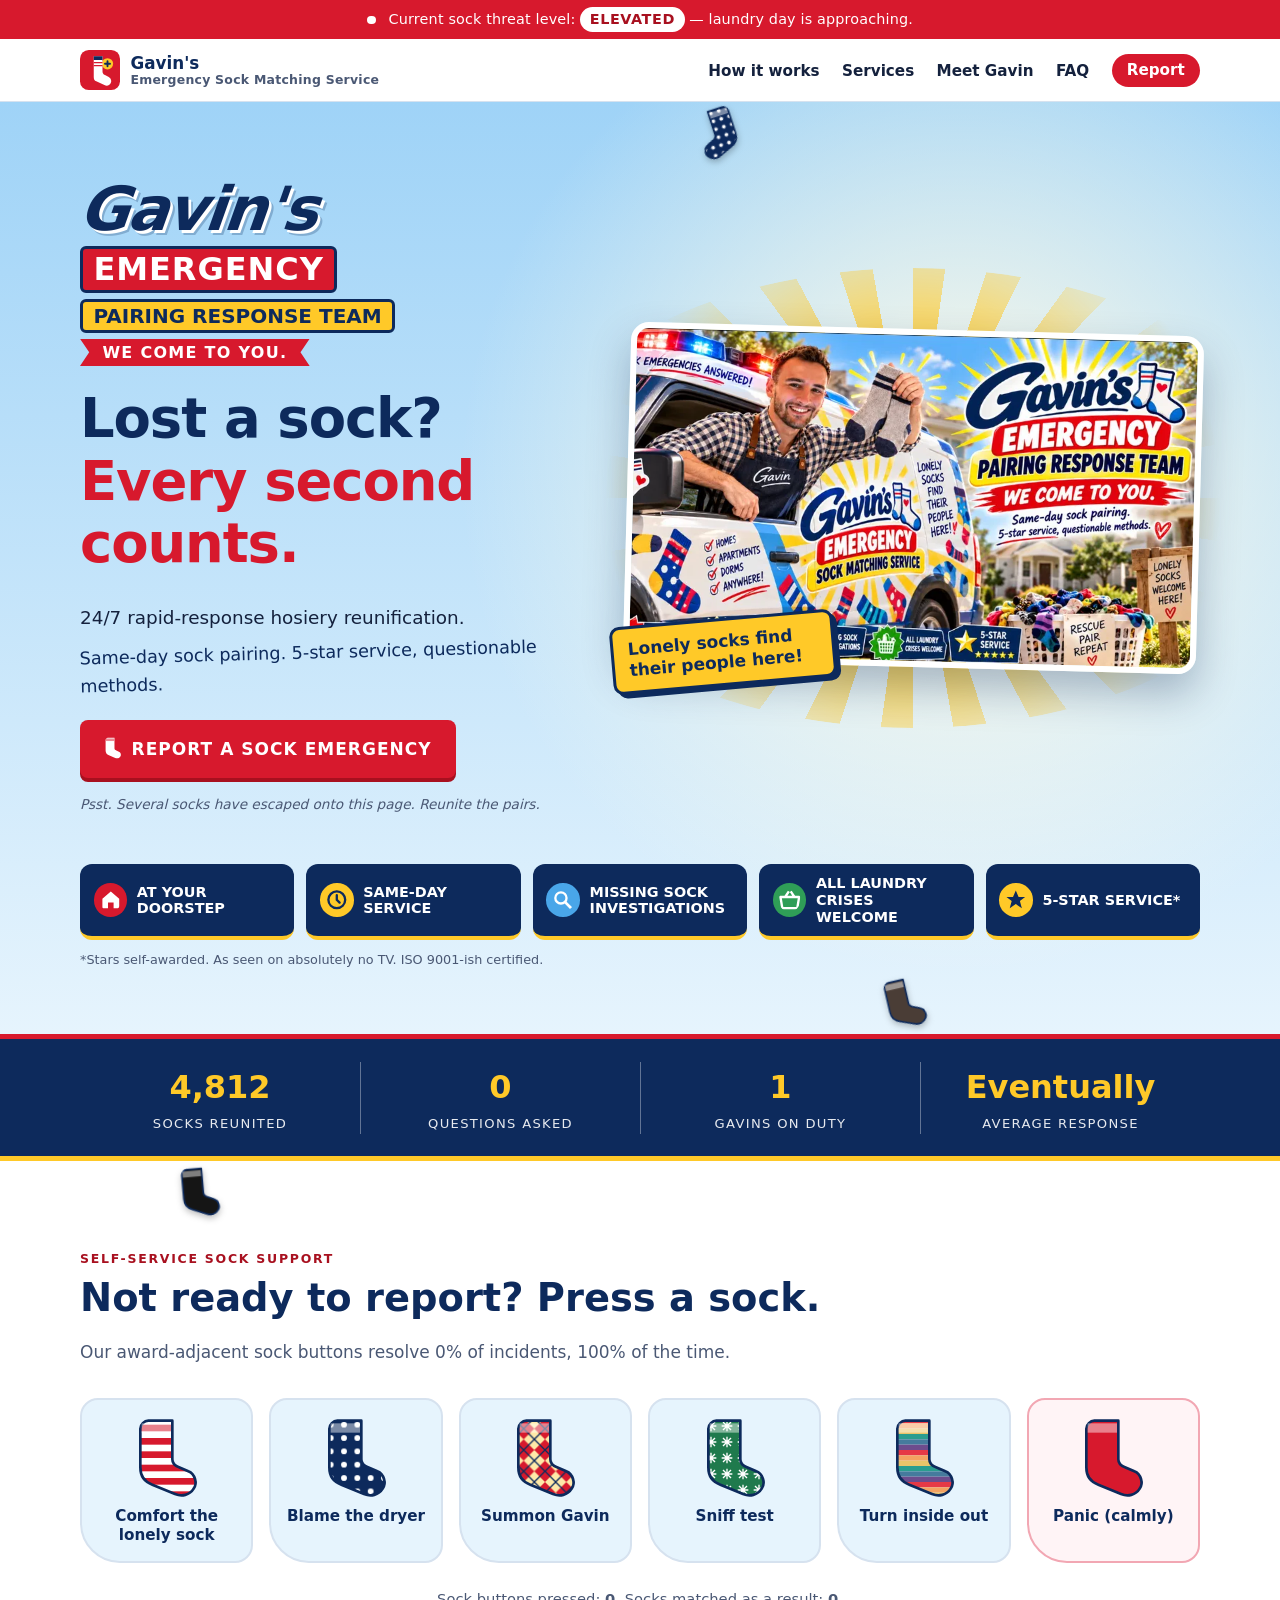
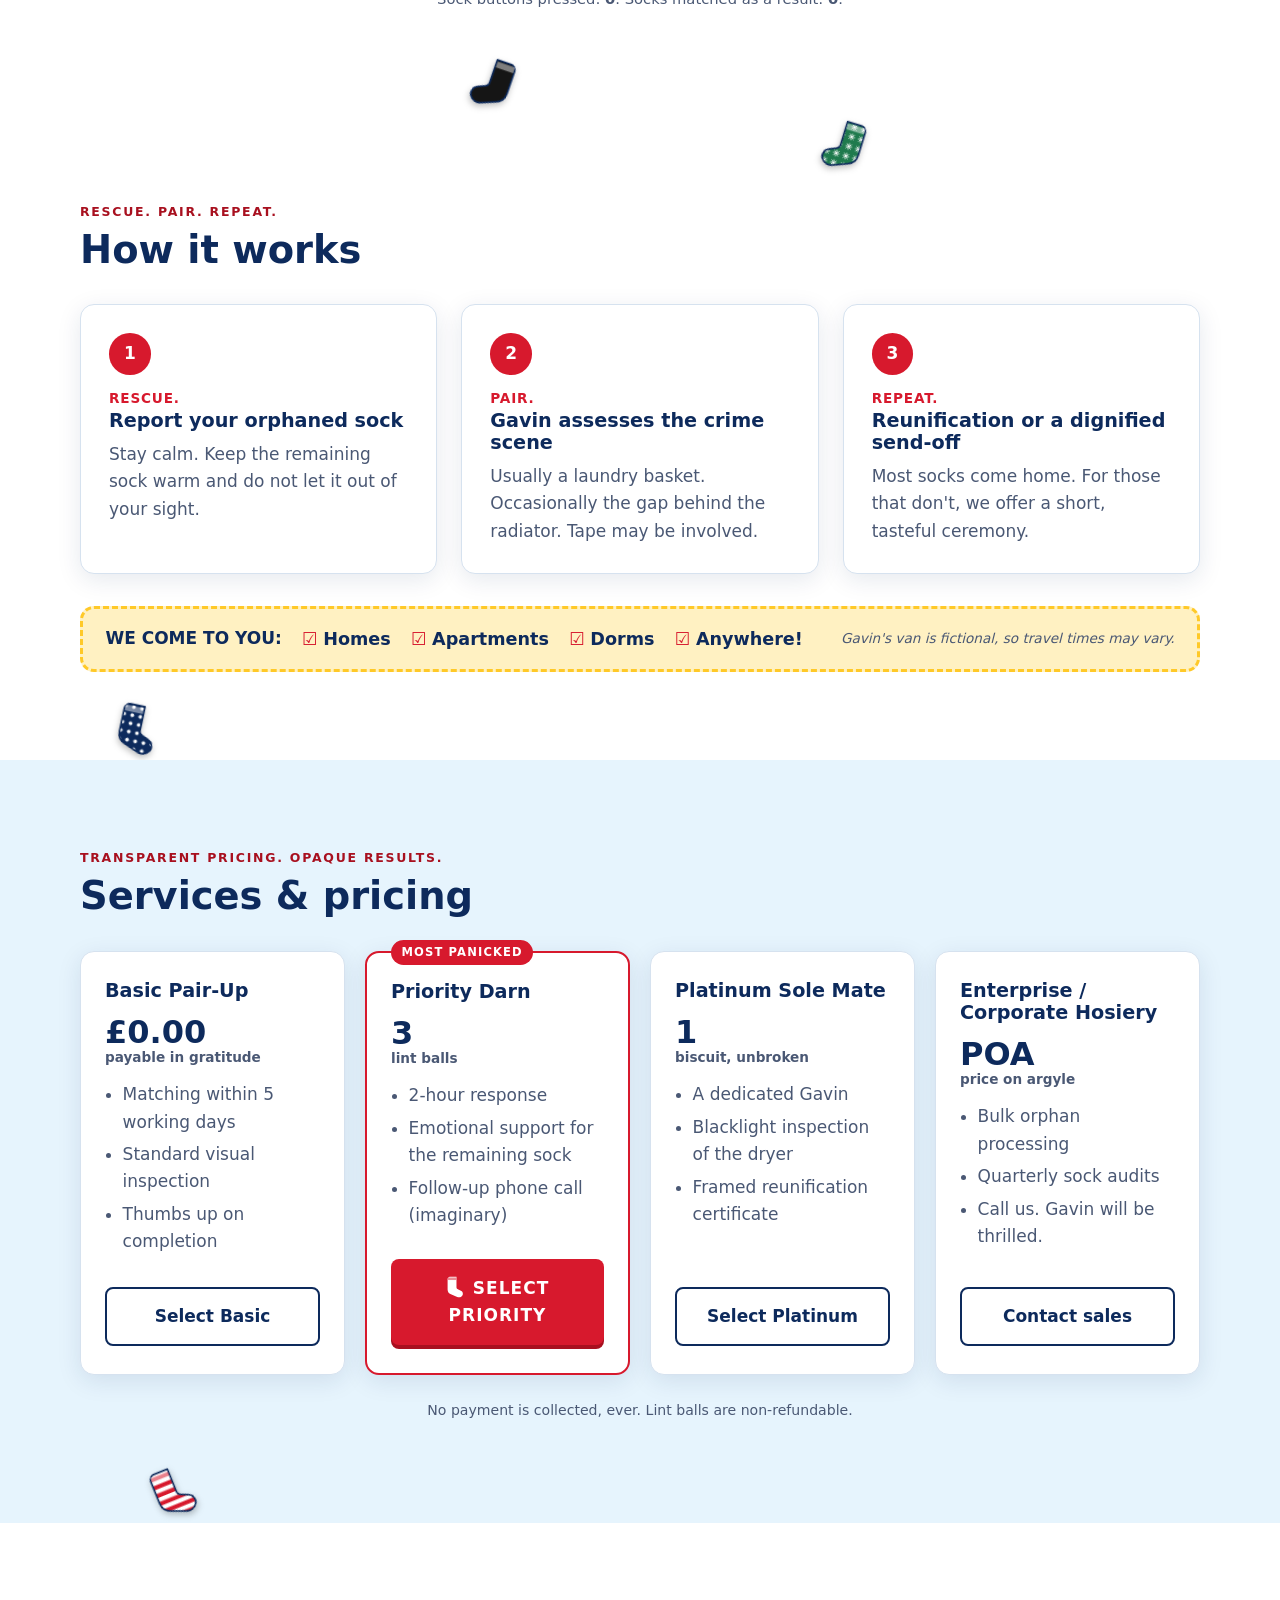
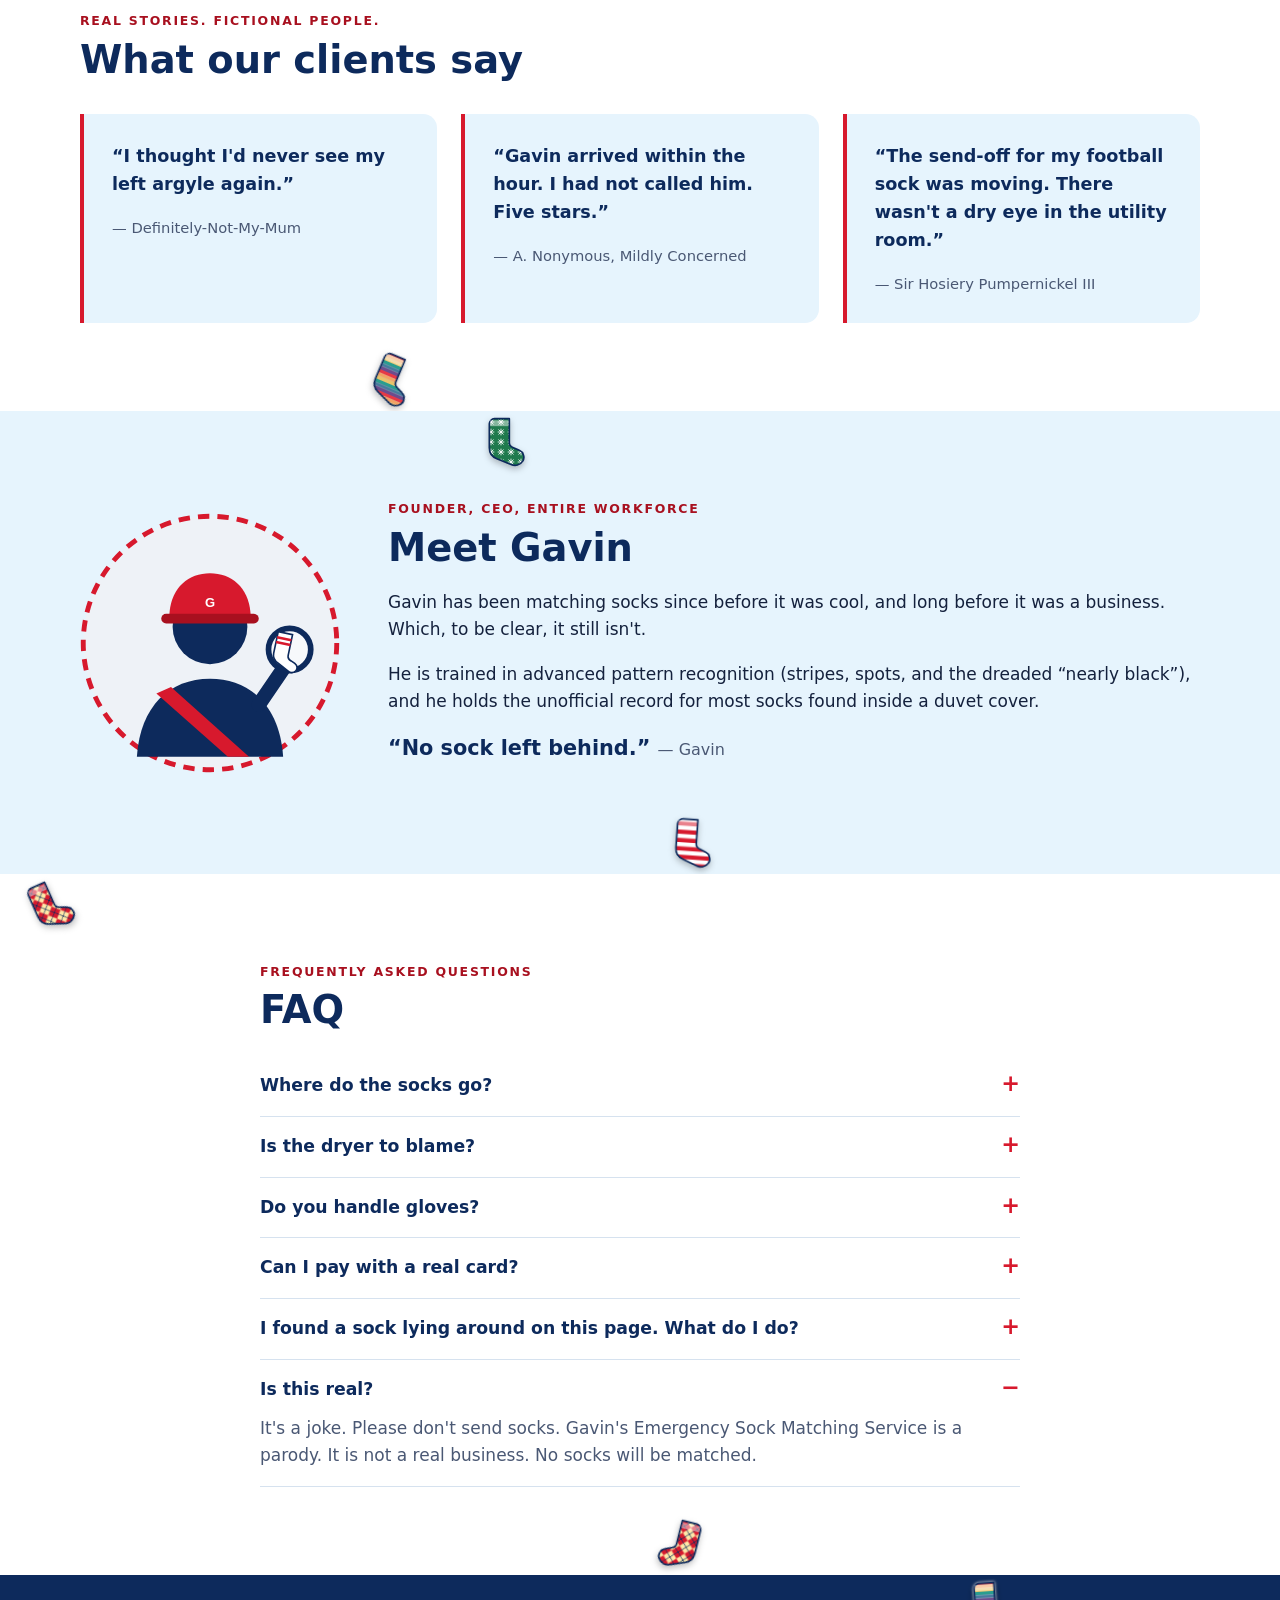
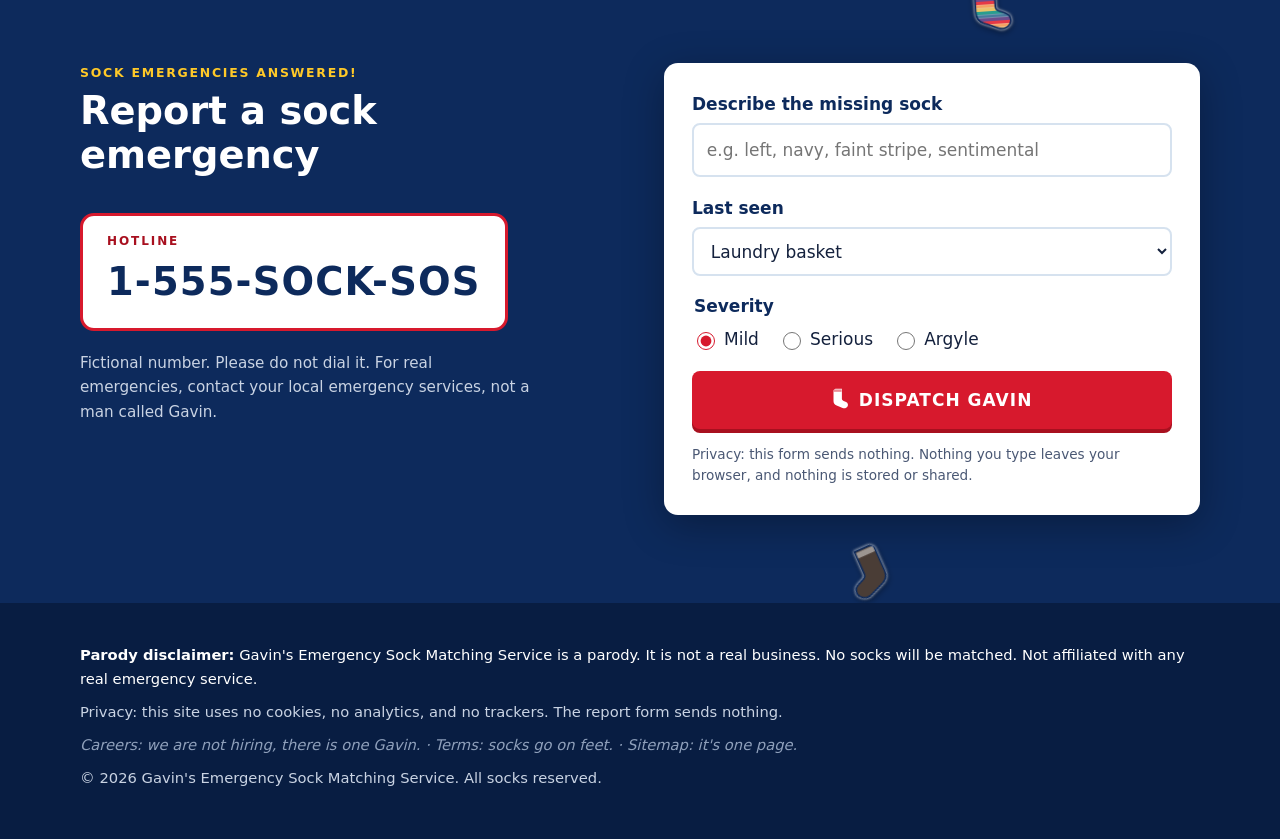
<file: index.html>
<!doctype html>
<html lang="en-GB">
<head>
  <meta charset="utf-8">
  <meta name="viewport" content="width=device-width, initial-scale=1">
  <title>Gavin's Emergency Sock Matching Service — Lost a sock? Every second counts.</title>
  <meta name="description" content="24/7 rapid-response hosiery reunification. Gavin's Emergency Sock Matching Service is a parody. It is not a real business. No socks will be matched.">
  <link rel="canonical" href="https://gavins-emergency-sock-matching-service.com/">
  <meta name="theme-color" content="#0d2a5c">

  <meta property="og:type" content="website">
  <meta property="og:site_name" content="Gavin's Emergency Sock Matching Service">
  <meta property="og:title" content="Lost a sock? Every second counts.">
  <meta property="og:description" content="Gavin's Emergency Sock Matching Service — 24/7 rapid-response hosiery reunification. (A parody. No socks will be matched.)">
  <meta property="og:url" content="https://gavins-emergency-sock-matching-service.com/">
  <meta property="og:image" content="https://gavins-emergency-sock-matching-service.com/images/og-image.jpg">
  <meta property="og:image:width" content="1200">
  <meta property="og:image:height" content="630">
  <meta property="og:image:alt" content="Illustrated advert of Gavin leaning out of a sock-covered van holding a pair of socks, with the slogan We come to you.">
  <meta name="twitter:card" content="summary_large_image">

  <link rel="icon" href="/images/favicon.svg" type="image/svg+xml">
  <link rel="apple-touch-icon" href="/images/apple-touch-icon.png">
  <link rel="stylesheet" href="/styles.css">
  <script src="/script.js" defer></script>
</head>
<body>
  <a class="skip-link" href="#main">Skip to content</a>

  <svg class="svg-defs" width="0" height="0" aria-hidden="true" focusable="false">
    <defs>
      <pattern id="pat-stripes" width="10" height="10" patternUnits="userSpaceOnUse"><rect width="10" height="10" fill="#fff"/><rect y="5" width="10" height="5" fill="#d7192d"/></pattern>
      <pattern id="pat-dots" width="10" height="10" patternUnits="userSpaceOnUse"><rect width="10" height="10" fill="#0d2a5c"/><circle cx="5" cy="5" r="2.2" fill="#fff"/></pattern>
      <pattern id="pat-argyle" width="16" height="16" patternUnits="userSpaceOnUse"><rect width="16" height="16" fill="#ffe9a8"/><path d="M8 0l8 8-8 8-8-8z" fill="#d7192d"/><path d="M0 0l16 16M16 0L0 16" stroke="#0d2a5c" stroke-width="1"/></pattern>
      <pattern id="pat-rainbow" width="10" height="24" patternUnits="userSpaceOnUse"><rect width="10" height="4" fill="#e63946"/><rect y="4" width="10" height="4" fill="#f4a261"/><rect y="8" width="10" height="4" fill="#e9c46a"/><rect y="12" width="10" height="4" fill="#2a9d8f"/><rect y="16" width="10" height="4" fill="#457b9d"/><rect y="20" width="10" height="4" fill="#6d4c8d"/></pattern>
      <pattern id="pat-festive" width="12" height="12" patternUnits="userSpaceOnUse"><rect width="12" height="12" fill="#1f7a4d"/><path d="M6 2v8M2 6h8M3 3l6 6M9 3l-6 6" stroke="#fff" stroke-width="1"/></pattern>
      <g id="sock-shape">
        <path d="M10 2H28V31C28 34 30 36 33 37L40 40C45 42 47 49 44 53C41 58 35 59 30 57L13 50C7 48 4 43 4 37V8C4 5 7 2 10 2Z" stroke="#0d2a5c" stroke-width="2" stroke-linejoin="round"/>
        <path d="M5 4H27V11H5Z" fill="#fff" fill-opacity=".45"/>
      </g>
    </defs>
  </svg>

  <div class="alert-bar" role="note">
    <span class="alert-dot" aria-hidden="true"></span>
    Current sock threat level:
    <button class="threat-btn" type="button" id="threat-btn" aria-describedby="threat-desc">ELEVATED</button>
    <span id="threat-desc">— laundry day is approaching.</span>
  </div>

  <header class="site-header">
    <div class="container header-inner">
      <a class="brand" href="/" aria-label="Gavin's Emergency Sock Matching Service, home">
        <img src="/images/logo.svg" alt="" width="40" height="40">
        <span class="brand-text">Gavin's <span>Emergency Sock Matching Service</span></span>
      </a>
      <nav aria-label="Main">
        <ul class="nav-list">
          <li><a href="#how">How it works</a></li>
          <li><a href="#services">Services</a></li>
          <li><a href="#gavin">Meet Gavin</a></li>
          <li><a href="#faq">FAQ</a></li>
          <li><a class="nav-cta" href="#hotline">Report</a></li>
        </ul>
      </nav>
    </div>
  </header>

  <main id="main">
    <section class="hero" aria-labelledby="hero-title">
      <div class="container hero-inner">
        <div class="hero-copy">
          <p class="lockup">
            <span class="lockup-name">Gavin's</span>
            <span class="lockup-red">Emergency</span>
            <span class="lockup-yellow">Pairing Response Team</span>
            <span class="lockup-ribbon">We come to you.</span>
          </p>
          <h1 id="hero-title">Lost a sock? <span>Every second counts.</span></h1>
          <p class="lede">24/7 rapid-response hosiery reunification. <span class="scribble">Same-day sock pairing. 5-star service, questionable methods.</span></p>
          <a class="btn btn-emergency" href="#hotline">Report a sock emergency</a>
          <p class="hero-hint">Psst. Several socks have escaped onto this page. Reunite the pairs.</p>
        </div>
        <figure class="hero-photo">
          <div class="sunburst" aria-hidden="true"></div>
          <picture>
            <source type="image/webp" srcset="/images/gavin-van-800.webp 800w, /images/gavin-van.webp 1400w" sizes="(max-width: 760px) 92vw, 600px">
            <img src="/images/gavin-van.jpg" width="1200" height="698" fetchpriority="high"
              alt="Illustrated advert: Gavin leans out of a sock-covered emergency van, grinning and holding up a pair of grey socks. Beside him, a laundry basket overflows with socks under a sign reading Lonely socks welcome here.">
          </picture>
          <figcaption class="sticker">Lonely socks find their people here!</figcaption>
        </figure>
      </div>
      <div class="container">
        <ul class="badges" aria-label="Service promises">
          <li><svg viewBox="0 0 24 24" aria-hidden="true"><path d="M3 11l9-8 9 8v10h-6v-6H9v6H3z"/></svg>At your doorstep</li>
          <li><svg viewBox="0 0 24 24" aria-hidden="true"><circle cx="12" cy="12" r="9" fill="none" stroke="currentColor" stroke-width="2.5"/><path d="M12 7v5l3 3" fill="none" stroke="currentColor" stroke-width="2.5" stroke-linecap="round"/></svg>Same-day service</li>
          <li><svg viewBox="0 0 24 24" aria-hidden="true"><circle cx="10" cy="10" r="6" fill="none" stroke="currentColor" stroke-width="2.5"/><path d="M14.5 14.5L21 21" stroke="currentColor" stroke-width="3" stroke-linecap="round"/></svg>Missing sock investigations</li>
          <li><svg viewBox="0 0 24 24" aria-hidden="true"><path d="M2 9h20l-2 12H4zM7 9l4-6M17 9l-4-6" fill="none" stroke="currentColor" stroke-width="2.5" stroke-linejoin="round"/></svg>All laundry crises welcome</li>
          <li><svg viewBox="0 0 24 24" aria-hidden="true"><path d="M12 2l3 7h7l-5.6 4.4L18.5 21 12 16.6 5.5 21l2.1-7.6L2 9h7z"/></svg>5-star service*</li>
        </ul>
        <p class="badge-footnote">*Stars self-awarded. As seen on absolutely no TV. ISO 9001-ish certified.</p>
      </div>
    </section>

    <section class="stats" aria-label="Service statistics">
      <div class="container">
        <dl class="stats-list">
          <div><dt>Socks reunited</dt><dd>4,812</dd></div>
          <div><dt>Questions asked</dt><dd>0</dd></div>
          <div><dt>Gavins on duty</dt><dd>1</dd></div>
          <div><dt>Average response</dt><dd>Eventually</dd></div>
        </dl>
      </div>
    </section>

    <section id="panel" class="section section-panel" aria-labelledby="panel-title">
      <div class="container">
        <p class="section-kicker">Self-service sock support</p>
        <h2 id="panel-title">Not ready to report? Press a sock.</h2>
        <p class="panel-lede">Our award-adjacent sock buttons resolve 0% of incidents, 100% of the time.</p>
        <ul class="sock-panel" role="list">
          <li><button class="sock-btn" type="button" data-sock-action="comfort"><svg viewBox="0 0 48 60" aria-hidden="true"><use href="#sock-shape" fill="url(#pat-stripes)"/></svg><span>Comfort the lonely sock</span></button></li>
          <li><button class="sock-btn" type="button" data-sock-action="dryer"><svg viewBox="0 0 48 60" aria-hidden="true"><use href="#sock-shape" fill="url(#pat-dots)"/></svg><span>Blame the dryer</span></button></li>
          <li><button class="sock-btn" type="button" data-sock-action="summon"><svg viewBox="0 0 48 60" aria-hidden="true"><use href="#sock-shape" fill="url(#pat-argyle)"/></svg><span>Summon Gavin</span></button></li>
          <li><button class="sock-btn" type="button" data-sock-action="sniff"><svg viewBox="0 0 48 60" aria-hidden="true"><use href="#sock-shape" fill="url(#pat-festive)"/></svg><span>Sniff test</span></button></li>
          <li><button class="sock-btn" type="button" data-sock-action="inside-out" aria-pressed="false"><svg viewBox="0 0 48 60" aria-hidden="true"><use href="#sock-shape" fill="url(#pat-rainbow)"/></svg><span>Turn inside out</span></button></li>
          <li><button class="sock-btn sock-btn-panic" type="button" data-sock-action="panic"><svg viewBox="0 0 48 60" aria-hidden="true"><use href="#sock-shape" fill="#d7192d"/></svg><span>Panic (calmly)</span></button></li>
        </ul>
        <p class="panel-counter" aria-live="off">Sock buttons pressed: <strong id="press-count">0</strong>. Socks matched as a result: <strong>0</strong>.</p>
      </div>
    </section>

    <section id="how" class="section" aria-labelledby="how-title">
      <div class="container">
        <p class="section-kicker">Rescue. Pair. Repeat.</p>
        <h2 id="how-title">How it works</h2>
        <ol class="steps">
          <li>
            <span class="step-num" aria-hidden="true">1</span>
            <h3><span class="step-word">Rescue.</span> Report your orphaned sock</h3>
            <p>Stay calm. Keep the remaining sock warm and do not let it out of your sight.</p>
          </li>
          <li>
            <span class="step-num" aria-hidden="true">2</span>
            <h3><span class="step-word">Pair.</span> Gavin assesses the crime scene</h3>
            <p>Usually a laundry basket. Occasionally the gap behind the radiator. Tape may be involved.</p>
          </li>
          <li>
            <span class="step-num" aria-hidden="true">3</span>
            <h3><span class="step-word">Repeat.</span> Reunification or a dignified send-off</h3>
            <p>Most socks come home. For those that don't, we offer a short, tasteful ceremony.</p>
          </li>
        </ol>
        <div class="coverage">
          <p class="coverage-title">We come to you:</p>
          <ul>
            <li>Homes</li><li>Apartments</li><li>Dorms</li><li>Anywhere!</li>
          </ul>
          <p class="coverage-note">Gavin's van is fictional, so travel times may vary.</p>
        </div>
      </div>
    </section>

    <section id="services" class="section section-alt" aria-labelledby="services-title">
      <div class="container">
        <p class="section-kicker">Transparent pricing. Opaque results.</p>
        <h2 id="services-title">Services &amp; pricing</h2>
        <div class="tiers">
          <article class="tier">
            <h3>Basic Pair-Up</h3>
            <p class="price">£0.00 <span>payable in gratitude</span></p>
            <ul>
              <li>Matching within 5 working days</li>
              <li>Standard visual inspection</li>
              <li>Thumbs up on completion</li>
            </ul>
            <button class="btn btn-outline" type="button" data-notify="basic">Select Basic</button>
          </article>
          <article class="tier tier-featured">
            <p class="tier-flag">Most panicked</p>
            <h3>Priority Darn</h3>
            <p class="price">3 <span>lint balls</span></p>
            <ul>
              <li>2-hour response</li>
              <li>Emotional support for the remaining sock</li>
              <li>Follow-up phone call (imaginary)</li>
            </ul>
            <button class="btn btn-emergency" type="button" data-notify="priority">Select Priority</button>
          </article>
          <article class="tier">
            <h3>Platinum Sole Mate</h3>
            <p class="price">1 <span>biscuit, unbroken</span></p>
            <ul>
              <li>A dedicated Gavin</li>
              <li>Blacklight inspection of the dryer</li>
              <li>Framed reunification certificate</li>
            </ul>
            <button class="btn btn-outline" type="button" data-notify="platinum">Select Platinum</button>
          </article>
          <article class="tier">
            <h3>Enterprise / Corporate Hosiery</h3>
            <p class="price">POA <span>price on argyle</span></p>
            <ul>
              <li>Bulk orphan processing</li>
              <li>Quarterly sock audits</li>
              <li>Call us. Gavin will be thrilled.</li>
            </ul>
            <button class="btn btn-outline" type="button" data-notify="enterprise">Contact sales</button>
          </article>
        </div>
        <p class="fine-print">No payment is collected, ever. Lint balls are non-refundable.</p>
      </div>
    </section>

    <section class="section" aria-labelledby="testimonials-title">
      <div class="container">
        <p class="section-kicker">Real stories. Fictional people.</p>
        <h2 id="testimonials-title">What our clients say</h2>
        <div class="testimonials">
          <figure>
            <blockquote><p>“I thought I'd never see my left argyle again.”</p></blockquote>
            <figcaption>— Definitely-Not-My-Mum</figcaption>
          </figure>
          <figure>
            <blockquote><p>“Gavin arrived within the hour. I had not called him. Five stars.”</p></blockquote>
            <figcaption>— A. Nonymous, Mildly Concerned</figcaption>
          </figure>
          <figure>
            <blockquote><p>“The send-off for my football sock was moving. There wasn't a dry eye in the utility room.”</p></blockquote>
            <figcaption>— Sir Hosiery Pumpernickel III</figcaption>
          </figure>
        </div>
      </div>
    </section>

    <section id="gavin" class="section section-alt" aria-labelledby="gavin-title">
      <div class="container gavin-inner">
        <button class="poke-gavin" type="button" id="poke-gavin" aria-label="Poke Gavin"><img src="/images/gavin.svg" alt="Cartoon silhouette of Gavin" width="260" height="260" loading="lazy"></button>
        <div>
          <p class="section-kicker">Founder, CEO, entire workforce</p>
          <h2 id="gavin-title">Meet Gavin</h2>
          <p>Gavin has been matching socks since before it was cool, and long before it was a business. Which, to be clear, it still isn't.</p>
          <p>He is trained in advanced pattern recognition (stripes, spots, and the dreaded “nearly black”), and he holds the unofficial record for most socks found inside a duvet cover.</p>
          <p class="quote-line">“No sock left behind.” <span>— Gavin</span></p>
        </div>
      </div>
    </section>

    <section id="faq" class="section" aria-labelledby="faq-title">
      <div class="container narrow">
        <p class="section-kicker">Frequently asked questions</p>
        <h2 id="faq-title">FAQ</h2>
        <div class="faq">
          <details>
            <summary>Where do the socks go?</summary>
            <p>That information is classified. We can confirm it is not a happy place.</p>
          </details>
          <details>
            <summary>Is the dryer to blame?</summary>
            <p>We do not comment on ongoing investigations. The dryer has been advised not to leave the country.</p>
          </details>
          <details>
            <summary>Do you handle gloves?</summary>
            <p>We do not speak of gloves.</p>
          </details>
          <details>
            <summary>Can I pay with a real card?</summary>
            <p>No. There are no card fields, no checkout, and nothing to buy. Please keep your lint.</p>
          </details>
          <details>
            <summary>I found a sock lying around on this page. What do I do?</summary>
            <p>Find its partner and click (or tap) both. Gavin will take it from there. Beware the black sock and the nearly-black sock. They are not a pair. They know what they did.</p>
          </details>
          <details open>
            <summary>Is this real?</summary>
            <p>It's a joke. Please don't send socks. Gavin's Emergency Sock Matching Service is a parody. It is not a real business. No socks will be matched.</p>
          </details>
        </div>
      </div>
    </section>

    <section id="hotline" class="section hotline" aria-labelledby="hotline-title">
      <div class="container hotline-inner">
        <div>
          <p class="section-kicker">Sock emergencies answered!</p>
          <h2 id="hotline-title">Report a sock emergency</h2>
          <div class="hotline-number" role="img" aria-label="Hotline 1-555-SOCK-SOS. This is a fictional number; please do not dial it.">
            <span class="hn-label" aria-hidden="true">Hotline</span>
            <span class="hn-digits" aria-hidden="true">1-555-SOCK-SOS</span>
          </div>
          <p class="hotline-note">Fictional number. Please do not dial it. For real emergencies, contact your local emergency services, not a man called Gavin.</p>
        </div>

        <form class="report-form" id="report-form" novalidate>
          <div class="field">
            <label for="sock-desc">Describe the missing sock</label>
            <input id="sock-desc" name="sock" type="text" autocomplete="off" placeholder="e.g. left, navy, faint stripe, sentimental" required>
          </div>
          <div class="field">
            <label for="last-seen">Last seen</label>
            <select id="last-seen" name="last-seen">
              <option>Laundry basket</option>
              <option>Washing machine</option>
              <option>Dryer (suspect)</option>
              <option>Under the bed</option>
              <option>Inside a duvet cover</option>
              <option>Honestly no idea</option>
            </select>
          </div>
          <fieldset class="field">
            <legend>Severity</legend>
            <div class="radio-row">
              <label><input type="radio" name="severity" value="mild" checked> Mild</label>
              <label><input type="radio" name="severity" value="serious"> Serious</label>
              <label><input type="radio" name="severity" value="argyle"> Argyle</label>
            </div>
          </fieldset>
          <button class="btn btn-emergency btn-block" type="submit">Dispatch Gavin</button>
          <p class="privacy-note">Privacy: this form sends nothing. Nothing you type leaves your browser, and nothing is stored or shared.</p>
          <div class="form-result" id="form-result" role="status" aria-live="polite" tabindex="-1"></div>
        </form>
      </div>
    </section>
  </main>

  <footer class="site-footer">
    <div class="container">
      <p class="disclaimer"><strong>Parody disclaimer:</strong> Gavin's Emergency Sock Matching Service is a parody. It is not a real business. No socks will be matched. Not affiliated with any real emergency service.</p>
      <p class="privacy">Privacy: this site uses no cookies, no analytics, and no trackers. The report form sends nothing.</p>
      <p class="footer-links">Careers: we are not hiring, there is one Gavin. · Terms: socks go on feet. · Sitemap: it's one page.</p>
      <p class="copyright">© <span id="year">2026</span> Gavin's Emergency Sock Matching Service. All socks reserved.</p>
    </div>
  </footer>

  <dialog id="notify-dialog" aria-labelledby="notify-title">
    <h2 id="notify-title">Gavin has been notified</h2>
    <p>(He hasn't.) This is a parody site. Nothing was purchased and nothing was sent.</p>
    <form method="dialog"><button class="btn btn-emergency" type="submit">Understood</button></form>
  </dialog>

  <div class="toast" id="toast" role="status" aria-live="polite"></div>

  <div class="game-hud" id="game-hud" hidden>
    <span id="game-status">Pairs reunited: 0</span>
    <button type="button" class="hud-btn" id="game-reset">Reset socks</button>
  </div>

  <dialog id="win-dialog" class="win-dialog" aria-labelledby="win-title">
    <p class="section-kicker">Case closed</p>
    <h2 id="win-title">Every sock is home.</h2>
    <p id="win-text">Gavin is weeping openly. You have been awarded the Order of the Matching Pair (honorary, non-transferable, not real).</p>
    <div class="win-actions">
      <button class="btn btn-emergency btn-sockicon" type="button" id="win-again">Scatter them again</button>
      <form method="dialog"><button class="btn btn-outline" type="submit">Bask in glory</button></form>
    </div>
  </dialog>
  <div class="confetti" id="confetti" aria-hidden="true"></div>
</body>
</html>
</file>
<file: styles.css>
:root {
  --navy: #0d2a5c;
  --navy-2: #163d7a;
  --red: #d7192d;
  --red-dark: #a8101f;
  --yellow: #ffc928;
  --yellow-soft: #fff1c2;
  --sky: #49a6e9;
  --sky-soft: #e6f4fd;
  --ink: #14213d;
  --muted: #4a5874;
  --line: #d6e2ef;
  --bg: #ffffff;
  --bg-alt: var(--sky-soft);
  --radius: 14px;
  --shadow: 0 6px 24px rgba(13, 42, 92, .1);
  --font: system-ui, -apple-system, "Segoe UI", Roboto, "Helvetica Neue", Arial, sans-serif;
  --font-hand: "Segoe Print", "Bradley Hand", "Chalkboard SE", "Marker Felt", "Comic Sans MS", system-ui, sans-serif;
}

*, *::before, *::after { box-sizing: border-box; }

html { scroll-behavior: smooth; }
@media (prefers-reduced-motion: reduce) {
  html { scroll-behavior: auto; }
  *, *::before, *::after { animation: none !important; transition: none !important; }
}

body {
  margin: 0;
  font-family: var(--font);
  font-size: 1.0625rem;
  line-height: 1.6;
  color: var(--ink);
  background: var(--bg);
}

img { max-width: 100%; height: auto; display: block; }
h1, h2, h3 { line-height: 1.15; color: var(--navy); margin: 0 0 .5em; }
h2 { font-size: clamp(1.75rem, 3vw, 2.4rem); }
h3 { font-size: 1.2rem; }
p { margin: 0 0 1em; }
a { color: var(--red-dark); }

:focus-visible { outline: 3px solid var(--red); outline-offset: 3px; border-radius: 4px; }

.container { width: min(1120px, 100% - 2.5rem); margin-inline: auto; }
.narrow { width: min(760px, 100% - 2.5rem); }

.skip-link {
  position: absolute; left: 1rem; top: -4rem; z-index: 100;
  background: var(--navy); color: #fff; padding: .6rem 1rem; border-radius: 6px;
}
.skip-link:focus { top: 1rem; }

/* Alert bar */
.alert-bar {
  background: var(--red); color: #fff; text-align: center;
  font-size: .9rem; padding: .45rem 1rem; letter-spacing: .01em;
}
.alert-dot {
  display: inline-block; width: .55rem; height: .55rem; border-radius: 50%;
  background: #fff; margin-right: .5rem; vertical-align: middle;
  animation: pulse 1.6s ease-in-out infinite;
}
@keyframes pulse { 50% { opacity: .25; } }

/* Header */
.site-header {
  position: sticky; top: 0; z-index: 50;
  background: rgba(255, 255, 255, .96);
  border-bottom: 1px solid var(--line);
  backdrop-filter: saturate(1.4) blur(6px);
}
.header-inner { display: flex; align-items: center; justify-content: space-between; gap: 1rem; padding: .7rem 0; }
.brand { display: flex; align-items: center; gap: .65rem; text-decoration: none; color: var(--navy); font-weight: 800; line-height: 1.1; }
.brand-text { font-size: 1.05rem; }
.brand-text span { display: block; font-weight: 600; font-size: .78rem; color: var(--muted); letter-spacing: .02em; }
.nav-list { list-style: none; display: flex; align-items: center; gap: 1.4rem; margin: 0; padding: 0; }
.nav-list a { color: var(--ink); text-decoration: none; font-weight: 600; font-size: .95rem; }
.nav-list a:hover { color: var(--red-dark); }
.nav-list .nav-cta { background: var(--red); color: #fff; padding: .45rem .95rem; border-radius: 999px; }
.nav-list .nav-cta:hover { background: var(--red-dark); color: #fff; }

/* Buttons */
.btn {
  display: inline-block; font: inherit; font-weight: 700; cursor: pointer;
  border-radius: 8px; padding: .85rem 1.4rem; text-decoration: none; text-align: center;
  border: 2px solid transparent; transition: background-color .15s, transform .15s;
}
.btn:hover { transform: translateY(-1px); }
.btn-emergency { background: var(--red); color: #fff; text-transform: uppercase; letter-spacing: .06em; box-shadow: 0 4px 0 var(--red-dark); }
.btn-emergency:hover { background: var(--red-dark); }
.btn-emergency::before {
  content: ""; display: inline-block; width: 1.05em; height: 1.3em; margin-right: .55em; vertical-align: -.25em;
  background: url("data:image/svg+xml,%3Csvg xmlns='http://www.w3.org/2000/svg' viewBox='0 0 48 60'%3E%3Cpath d='M10 2H28V31C28 34 30 36 33 37L40 40C45 42 47 49 44 53C41 58 35 59 30 57L13 50C7 48 4 43 4 37V8C4 5 7 2 10 2Z' fill='%23fff'/%3E%3Cpath d='M5 4H27V11H5Z' fill='%23d7192d' fill-opacity='.5'/%3E%3C/svg%3E") center / contain no-repeat;
  transform-origin: 30% 10%;
}
.btn-emergency:hover::before, .btn-emergency:focus-visible::before { animation: wiggle .5s ease-in-out 2; }
.btn:active { transform: translateY(2px) scale(.98); box-shadow: none; }
.btn-outline { background: #fff; color: var(--navy); border-color: var(--navy); }
.btn-outline:hover { background: var(--navy); color: #fff; }
.btn-block { width: 100%; }

/* Hero */
.hero {
  background:
    radial-gradient(circle at 75% 40%, #fffbe8 0, rgba(255, 251, 232, 0) 45%),
    linear-gradient(180deg, #9fd3f7 0%, var(--sky-soft) 100%);
  color: var(--ink); padding: clamp(4rem, 6vw, 5rem) 0 clamp(4rem, 5vw, 4.5rem);
}
.hero-inner { display: grid; grid-template-columns: 1fr 1.15fr; gap: 3rem; align-items: center; }
.lockup { display: flex; flex-direction: column; align-items: flex-start; gap: .35rem; margin: 0 0 1.4rem; }
.lockup-name {
  font-size: clamp(2.6rem, 6vw, 3.8rem); font-weight: 900; font-style: italic; line-height: 1;
  color: var(--navy); letter-spacing: -.03em; transform: skew(-6deg);
  text-shadow: 3px 3px 0 #fff, 5px 5px 0 rgba(13, 42, 92, .25);
}
.lockup-red, .lockup-yellow, .lockup-ribbon {
  display: inline-block; font-weight: 900; text-transform: uppercase; line-height: 1.1;
  border-radius: 6px; padding: .2rem .65rem;
}
.lockup-red { background: var(--red); color: #fff; font-size: clamp(1.4rem, 3vw, 2rem); letter-spacing: .03em; border: 3px solid var(--navy); }
.lockup-yellow { background: var(--yellow); color: var(--navy); font-size: clamp(1rem, 2vw, 1.25rem); border: 3px solid var(--navy); }
.lockup-ribbon {
  background: var(--red); color: #fff; font-size: 1rem; letter-spacing: .08em; padding: .3rem 1.4rem;
  clip-path: polygon(0 0, 100% 0, 96% 50%, 100% 100%, 0 100%, 4% 50%); border-radius: 0;
}
.hero h1 { color: var(--navy); font-size: clamp(2.2rem, 4.6vw, 3.4rem); font-weight: 900; letter-spacing: -.02em; }
.hero h1 span { display: block; color: var(--red); }
.lede { font-size: 1.15rem; color: var(--ink); max-width: 34em; margin-bottom: 1.6rem; }
.scribble { display: block; font-family: var(--font-hand); color: var(--navy); font-size: 1.1rem; margin-top: .35rem; transform: rotate(-1.5deg); }
.hero-hint { color: var(--muted); }

.hero-photo { position: relative; margin: 0; }
.sunburst {
  position: absolute; inset: -18%; z-index: 0; border-radius: 50%;
  background: repeating-conic-gradient(var(--yellow) 0 8deg, rgba(255, 201, 40, 0) 8deg 18deg);
  -webkit-mask: radial-gradient(circle, #000 25%, transparent 68%);
  mask: radial-gradient(circle, #000 25%, transparent 68%);
  animation: spin 60s linear infinite;
}
@keyframes spin { to { transform: rotate(360deg); } }
.hero-photo picture img {
  position: relative; z-index: 1; width: 100%; border-radius: 18px;
  border: 6px solid #fff; box-shadow: 0 20px 40px rgba(13, 42, 92, .3);
  transform: rotate(1.5deg);
}
.sticker {
  position: absolute; z-index: 2; left: -1rem; bottom: -1.2rem; max-width: 14rem;
  background: var(--yellow); color: var(--navy); font-family: var(--font-hand); font-weight: 700;
  padding: .6rem .9rem; border-radius: 10px; border: 3px solid var(--navy);
  transform: rotate(-5deg); box-shadow: 4px 4px 0 var(--navy); line-height: 1.25;
}

.badges {
  list-style: none; display: grid; grid-template-columns: repeat(5, 1fr); gap: .75rem;
  padding: 0; margin: 3rem 0 0;
}
.badges li {
  display: flex; align-items: center; gap: .6rem; background: var(--navy); color: #fff;
  border-radius: 12px; padding: .7rem .85rem; font-size: .9rem; font-weight: 800; text-transform: uppercase;
  line-height: 1.15; border-bottom: 4px solid var(--yellow);
}
.badges svg { flex: none; width: 2.1rem; height: 2.1rem; padding: .35rem; border-radius: 50%; background: var(--yellow); color: var(--navy); fill: currentColor; }
.badges li:nth-child(1) svg { background: var(--red); color: #fff; }
.badges li:nth-child(3) svg { background: var(--sky); color: #fff; }
.badges li:nth-child(4) svg { background: #2f9e57; color: #fff; }
.badge-footnote { font-size: .8rem; color: var(--muted); margin: .6rem 0 0; }

/* Stats */
.stats { background: var(--navy); color: #fff; border-top: 5px solid var(--red); border-bottom: 5px solid var(--yellow); }
.stats-list { display: grid; grid-template-columns: repeat(4, 1fr); margin: 0; padding: 1.4rem 0; text-align: center; }
.stats-list div + div { border-left: 1px solid rgba(255, 255, 255, .35); }
.stats-list dt { font-size: .82rem; text-transform: uppercase; letter-spacing: .1em; opacity: .9; }
.stats-list dd { color: var(--yellow); margin: 0; font-size: clamp(1.4rem, 3vw, 2rem); font-weight: 800; order: -1; }
.stats-list div { display: flex; flex-direction: column; }

/* Sections */
.section { padding: clamp(4.25rem, 7vw, 5.5rem) 0; }
.section-alt { background: var(--bg-alt); }
.section-kicker { text-transform: uppercase; letter-spacing: .14em; font-size: .78rem; font-weight: 700; color: var(--red-dark); margin-bottom: .4rem; }

.steps { list-style: none; padding: 0; margin: 2rem 0 0; display: grid; grid-template-columns: repeat(3, 1fr); gap: 1.5rem; }
.steps li { background: #fff; border: 1px solid var(--line); border-radius: var(--radius); padding: 1.75rem; box-shadow: var(--shadow); }
.step-num {
  display: grid; place-items: center; width: 2.6rem; height: 2.6rem; border-radius: 50%;
  background: var(--red); color: #fff; font-weight: 800; margin-bottom: 1rem;
}
.steps p { color: var(--muted); margin: 0; }

.tiers { display: grid; grid-template-columns: repeat(4, 1fr); gap: 1.25rem; margin-top: 2rem; }
.tier {
  position: relative; display: flex; flex-direction: column;
  background: #fff; border: 1px solid var(--line); border-radius: var(--radius);
  padding: 1.75rem 1.5rem; box-shadow: var(--shadow);
}
.tier-featured { border: 2px solid var(--red); }
.tier-flag {
  position: absolute; top: -.8rem; left: 1.5rem; margin: 0;
  background: var(--red); color: #fff; font-size: .72rem; font-weight: 700;
  text-transform: uppercase; letter-spacing: .1em; padding: .2rem .65rem; border-radius: 999px;
}
.price { font-size: 2rem; font-weight: 800; color: var(--navy); margin: .25rem 0 1rem; line-height: 1.1; }
.price span { display: block; font-size: .85rem; font-weight: 600; color: var(--muted); }
.tier ul { padding-left: 1.1rem; margin: 0 0 1.5rem; color: var(--muted); flex: 1; }
.tier li { margin-bottom: .35rem; }
.fine-print { margin-top: 1.5rem; font-size: .88rem; color: var(--muted); text-align: center; }

.testimonials { display: grid; grid-template-columns: repeat(3, 1fr); gap: 1.5rem; margin-top: 2rem; }
.testimonials figure { margin: 0; padding: 1.75rem; border-left: 4px solid var(--red); background: var(--bg-alt); border-radius: 0 var(--radius) var(--radius) 0; }
.testimonials blockquote { margin: 0 0 1rem; font-size: 1.1rem; color: var(--navy); font-weight: 600; }
.testimonials figcaption { color: var(--muted); font-size: .92rem; }

.gavin-inner { display: grid; grid-template-columns: 260px 1fr; gap: 3rem; align-items: center; }
.quote-line { font-size: 1.3rem; font-weight: 800; color: var(--navy); }
.quote-line span { font-weight: 500; color: var(--muted); font-size: 1rem; }

.faq { margin-top: 1.5rem; }
.faq details { border-bottom: 1px solid var(--line); padding: 1rem 0; }
.faq summary {
  cursor: pointer; font-weight: 700; color: var(--navy); font-size: 1.08rem;
  list-style: none; display: flex; justify-content: space-between; gap: 1rem;
}
.faq summary::-webkit-details-marker { display: none; }
.faq summary::after { content: "+"; color: var(--red); font-size: 1.4rem; line-height: 1; }
.faq details[open] summary::after { content: "−"; }
.faq details p { margin: .75rem 0 0; color: var(--muted); }

/* Hotline */
.hotline { background: var(--navy); color: #fff; }
.hotline h2 { color: #fff; }
.hotline .section-kicker { color: var(--yellow); }
.hotline-inner { display: grid; grid-template-columns: 1fr 1fr; gap: 3rem; align-items: start; }
.hotline-number {
  display: inline-flex; flex-direction: column; margin: 1rem 0 1.25rem;
  background: #fff; color: var(--navy); border-radius: var(--radius);
  padding: 1rem 1.5rem; border: 3px solid var(--red); user-select: none;
}
.hn-label { font-size: .75rem; text-transform: uppercase; letter-spacing: .16em; font-weight: 700; color: var(--red-dark); }
.hn-digits { font-size: clamp(1.6rem, 4vw, 2.4rem); font-weight: 800; letter-spacing: .03em; font-variant-numeric: tabular-nums; }
.hotline-note { color: #c9d3e3; font-size: .95rem; max-width: 30em; }

.report-form { background: #fff; color: var(--ink); border-radius: var(--radius); padding: 1.75rem; box-shadow: 0 10px 40px rgba(0, 0, 0, .3); }
.field { margin: 0 0 1.1rem; border: 0; padding: 0; }
.field label, .field legend { display: block; font-weight: 700; color: var(--navy); margin-bottom: .35rem; }
.field input[type="text"], .field select {
  width: 100%; font: inherit; padding: .7rem .8rem; border: 2px solid var(--line);
  border-radius: 8px; background: #fff; color: var(--ink);
}
.field input[type="text"]:focus, .field select:focus { border-color: var(--navy); outline: none; box-shadow: 0 0 0 3px rgba(200, 16, 46, .35); }
.field input[aria-invalid="true"] { border-color: var(--red); }
.radio-row { display: flex; flex-wrap: wrap; gap: 1.2rem; }
.radio-row label { font-weight: 500; color: var(--ink); display: flex; align-items: center; gap: .4rem; margin: 0; }
.radio-row input { accent-color: var(--red); width: 1.1rem; height: 1.1rem; }
.privacy-note { font-size: .85rem; color: var(--muted); margin: .9rem 0 0; }
.form-result:empty { display: none; }
.form-result {
  margin-top: 1rem; padding: 1rem 1.1rem; border-radius: 8px;
  background: #eef7ef; border: 1px solid #9fd3a6; color: #14451c;
}
.form-result.is-error { background: #fdecef; border-color: #f2a7b3; color: var(--red-dark); }
.form-result strong { display: block; font-size: 1.1rem; }

/* Footer */
.site-footer { background: #081d42; color: #c9d3e3; padding: 2.5rem 0; font-size: .92rem; }
.site-footer p { margin: 0 0 .6rem; }
.disclaimer { color: #fff; }

/* Dialog */
dialog {
  border: 0; border-top: 6px solid var(--red); border-radius: var(--radius);
  padding: 2rem; max-width: 26rem; box-shadow: 0 20px 60px rgba(0, 0, 0, .35);
}
dialog::backdrop { background: rgba(13, 42, 92, .6); }
dialog p { color: var(--muted); }

/* 404 */
.page-404 { min-height: 100vh; display: grid; place-items: center; text-align: center; padding: 2rem; background: var(--bg-alt); }
.page-404 img { width: 180px; margin: 0 auto 1.5rem; }
.page-404 h1 { font-size: clamp(2rem, 5vw, 3rem); }
.page-404 p { color: var(--muted); max-width: 32em; margin-inline: auto; }

/* Shared motion */
@keyframes wiggle {
  0%, 100% { transform: rotate(0); }
  25% { transform: rotate(-12deg); }
  75% { transform: rotate(10deg); }
}
@keyframes boing {
  0% { transform: scale(1); }
  30% { transform: scale(1.18, .82); }
  55% { transform: scale(.9, 1.12); }
  75% { transform: scale(1.05, .96); }
  100% { transform: scale(1); }
}
@keyframes shake {
  0%, 100% { transform: translateX(0) rotate(var(--tilt, 0deg)); }
  20%, 60% { transform: translateX(-6px) rotate(var(--tilt, 0deg)); }
  40%, 80% { transform: translateX(6px) rotate(var(--tilt, 0deg)); }
}
.svg-defs { position: absolute; width: 0; height: 0; overflow: hidden; }

/* Threat level button */
.threat-btn {
  font: inherit; font-weight: 800; color: var(--red-dark); background: #fff; border: 0;
  border-radius: 999px; padding: .05rem .6rem; cursor: pointer; letter-spacing: .04em;
}
.threat-btn:hover { background: #ffe3e8; }
.threat-btn:focus-visible { outline-color: #fff; }
.threat-btn.is-boing { animation: boing .45s ease-out; }

.hero-hint { margin: 1rem 0 0; font-size: .85rem; color: var(--muted); font-style: italic; }

/* Sock panel */
.section-panel { background: #fff; }
.panel-lede { color: var(--muted); }
.sock-panel {
  list-style: none; padding: 0; margin: 2rem 0 0;
  display: grid; grid-template-columns: repeat(6, 1fr); gap: 1rem;
}
.sock-btn {
  width: 100%; height: 100%; font: inherit; cursor: pointer;
  display: flex; flex-direction: column; align-items: center; gap: .6rem;
  background: var(--bg-alt); border: 2px solid var(--line); border-radius: 18px 18px 18px 40px;
  padding: 1.1rem .75rem 1rem; color: var(--navy); font-weight: 700; font-size: .95rem; line-height: 1.25;
  transition: border-color .15s, background-color .15s, transform .15s;
}
.sock-btn svg { width: 64px; height: 80px; transform-origin: 30% 8%; transition: transform .3s; }
.sock-btn:hover { border-color: var(--red); background: #fff; transform: translateY(-3px); }
.sock-btn:hover svg, .sock-btn:focus-visible svg { animation: wiggle .6s ease-in-out infinite; }
.sock-btn:active { transform: translateY(1px) scale(.97); }
.sock-btn.is-boing svg { animation: boing .5s ease-out; }
.sock-btn[aria-pressed="true"] svg { transform: scaleX(-1) rotate(180deg); }
.sock-btn[aria-pressed="true"] { border-color: var(--navy); }
.sock-btn-panic { background: #fff4f6; border-color: #f2a7b3; }
.panel-counter { margin-top: 1.5rem; color: var(--muted); font-size: .92rem; text-align: center; }

/* Poke Gavin */
.poke-gavin { border: 0; padding: 0; background: none; cursor: pointer; border-radius: 50%; }
.poke-gavin img { transition: transform .2s; }
.poke-gavin:hover img { transform: rotate(-4deg) scale(1.03); }
.poke-gavin.is-boing img { animation: boing .5s ease-out; }

/* Secret matching game */
main > section { position: relative; overflow: hidden; overflow: clip; }
.hotline .lost-sock { filter: drop-shadow(0 0 1.5px #fff) drop-shadow(0 3px 3px rgba(0, 0, 0, .35)); }
.lost-sock {
  position: absolute; z-index: 5; width: 44px; height: 54px; padding: 2px;
  background: none; border: 0; cursor: pointer; border-radius: 10px;
  transform: rotate(var(--tilt, 0deg)); transition: transform .2s, filter .2s;
  filter: drop-shadow(0 3px 3px rgba(0, 0, 0, .25));
}
.lost-sock svg { width: 100%; height: 100%; display: block; }
.lost-sock.is-mirrored svg { transform: scaleX(-1); }
.lost-sock-top { top: 4px; }
.lost-sock-bottom { bottom: 4px; }
.lost-sock:hover { transform: rotate(var(--tilt, 0deg)) scale(1.15); }
.lost-sock:hover svg { animation: wiggle .5s ease-in-out; }
.lost-sock.is-selected {
  transform: rotate(0) translateY(-4px) scale(1.2);
  filter: drop-shadow(0 0 0 #fff) drop-shadow(0 0 6px #ffd23f) drop-shadow(0 0 2px #ffd23f);
}
.lost-sock.is-selected svg { animation: wiggle .7s ease-in-out infinite; }
.lost-sock.is-wrong { animation: shake .45s ease-in-out; }
.lost-sock.is-matched { pointer-events: none; animation: reunite .7s ease-in forwards; }
@keyframes reunite {
  0% { transform: rotate(var(--tilt, 0deg)) scale(1.2); opacity: 1; }
  40% { transform: rotate(200deg) scale(1.5); opacity: 1; }
  100% { transform: rotate(540deg) scale(0); opacity: 0; }
}
.sock-heart {
  position: absolute; top: 0; z-index: 6; color: var(--red); font-size: 1.8rem; pointer-events: none;
  text-shadow: 0 0 2px #fff; animation: float-heart 1.2s ease-out forwards;
}
.sock-heart-bottom { top: auto; bottom: 10px; }
@keyframes float-heart {
  from { transform: translateY(0) scale(.6); opacity: 1; }
  to { transform: translateY(-60px) scale(1.4); opacity: 0; }
}

/* Toast and game HUD */
.toast {
  position: fixed; left: 50%; bottom: 1.25rem; z-index: 90; width: max-content; max-width: min(92vw, 30rem);
  transform: translate(-50%, 150%); opacity: 0;
  background: var(--navy); color: #fff; padding: .8rem 1.2rem; border-radius: 12px;
  border-left: 5px solid var(--red); box-shadow: 0 10px 30px rgba(0, 0, 0, .3);
  font-weight: 600; transition: transform .25s ease-out, opacity .25s;
}
.toast.is-visible { transform: translate(-50%, 0); opacity: 1; }
.toast:empty { display: none; }
.game-hud {
  position: fixed; right: 1rem; top: 5rem; z-index: 80;
  display: flex; align-items: center; gap: .75rem;
  background: #fff; color: var(--navy); font-weight: 700; font-size: .9rem;
  border: 2px solid var(--red); border-radius: 999px; padding: .4rem .5rem .4rem 1rem;
  box-shadow: var(--shadow);
}
.game-hud[hidden] { display: none; }
.hud-btn {
  font: inherit; font-size: .82rem; cursor: pointer; border: 0; border-radius: 999px;
  background: var(--red); color: #fff; padding: .35rem .8rem; font-weight: 700;
}
.hud-btn:hover { background: var(--red-dark); }

.win-dialog { text-align: center; max-width: 30rem; }
.win-dialog h2 { font-size: 2rem; }
.win-actions { display: flex; flex-wrap: wrap; gap: .75rem; justify-content: center; }
.win-actions form { margin: 0; }
.confetti { position: fixed; inset: 0; pointer-events: none; z-index: 2147483647; overflow: hidden; }
.confetti-sock {
  position: absolute; top: -70px; width: 34px; height: 42px;
  animation: sock-fall 3s linear forwards;
}
.confetti-sock svg { width: 100%; height: 100%; }
@keyframes sock-fall {
  to { transform: translateY(110vh) rotate(720deg); }
}

.step-word { display: block; color: var(--red); text-transform: uppercase; letter-spacing: .06em; font-size: .85rem; margin-bottom: .2rem; }
.coverage {
  display: flex; flex-wrap: wrap; align-items: center; gap: .75rem 1.25rem; margin-top: 2rem;
  background: var(--yellow-soft); border: 3px dashed var(--yellow); border-radius: var(--radius); padding: 1rem 1.4rem;
}
.coverage-title { margin: 0; font-weight: 900; color: var(--navy); text-transform: uppercase; }
.coverage ul { list-style: none; display: flex; flex-wrap: wrap; gap: .5rem 1.25rem; margin: 0; padding: 0; }
.coverage li { font-family: var(--font-hand); font-weight: 700; color: var(--navy); font-size: 1.1rem; }
.coverage li::before { content: "\2611"; color: var(--red); margin-right: .35rem; }
.coverage-note { margin: 0 0 0 auto; font-size: .85rem; color: var(--muted); font-style: italic; }
.footer-links { color: #8fa0bb; font-style: italic; }

/* Responsive */
@media (max-width: 1080px) {
  .badges { grid-template-columns: repeat(3, 1fr); }
  .sock-panel { grid-template-columns: repeat(3, 1fr); }
}
@media (max-width: 960px) {
  .tiers { grid-template-columns: repeat(2, 1fr); }
  .nav-list li:not(:last-child) { display: none; }
}
@media (max-width: 760px) {
  .hero-inner, .hotline-inner, .gavin-inner { grid-template-columns: 1fr; }
  .hero-photo { margin: 1rem .5rem 1.5rem; }
  .sticker { left: -.25rem; bottom: -1.6rem; font-size: .9rem; }
  .badges { grid-template-columns: 1fr 1fr; }
  .badges li:last-child { grid-column: 1 / -1; }
  .gavin-inner img { width: 180px; margin-inline: auto; }
  .steps, .testimonials, .tiers { grid-template-columns: 1fr; }
  .stats-list { grid-template-columns: repeat(2, 1fr); row-gap: 1rem; }
  .stats-list div:nth-child(3) { border-left: 0; }
  .brand-text span { display: none; }
  .btn-emergency { width: 100%; }
  .hero .btn-emergency { width: auto; }
  .sock-panel { grid-template-columns: repeat(2, 1fr); }
  .game-hud { top: auto; bottom: 1rem; right: 50%; transform: translateX(50%); white-space: nowrap; }
  .toast { bottom: 4.75rem; }
}
</file>
